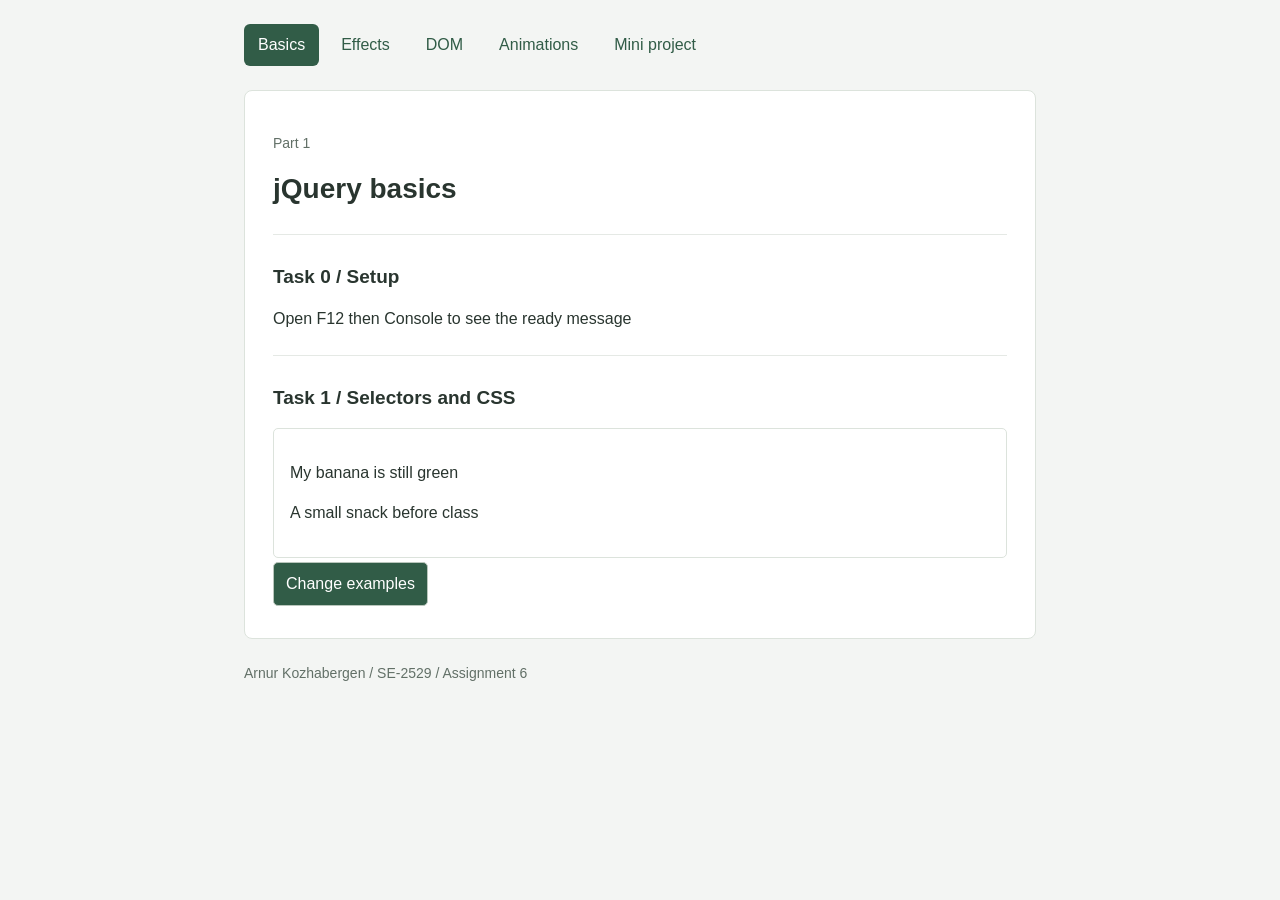
<file: index.html>
<!DOCTYPE html>
<html lang="en">
<head>
  <meta charset="UTF-8">
  <meta name="viewport" content="width=device-width, initial-scale=1.0">
  <title>jQuery basics</title>
  <link rel="stylesheet" href="style.css">
  <script src="https://code.jquery.com/jquery-3.7.1.min.js" defer></script>
  <script src="basics.js" defer></script>
</head>
<body>
  <header>
    <nav aria-label="Assignment parts">
      <a href="index.html" aria-current="page">Basics</a>
      <a href="effects.html">Effects</a>
      <a href="dom.html">DOM</a>
      <a href="animations.html">Animations</a>
      <a href="accordion.html">Mini project</a>
    </nav>
  </header>
  <main>
    <p class="part">Part 1</p>
    <h1>jQuery basics</h1>
    <section>
      <h2>Task 0 / Setup</h2>
      <p>Open F12 then Console to see the ready message</p>
    </section>
    <section>
      <h2>Task 1 / Selectors and CSS</h2>
      <article>
        <p id="id-text">My banana is still green</p>
        <p class="class-text">A small snack before class</p>
      </article>
      <button id="change-examples">Change examples</button>
    </section>
  </main>
  <footer>Arnur Kozhabergen / SE-2529 / Assignment 6</footer>
</body>
</html>
</file>
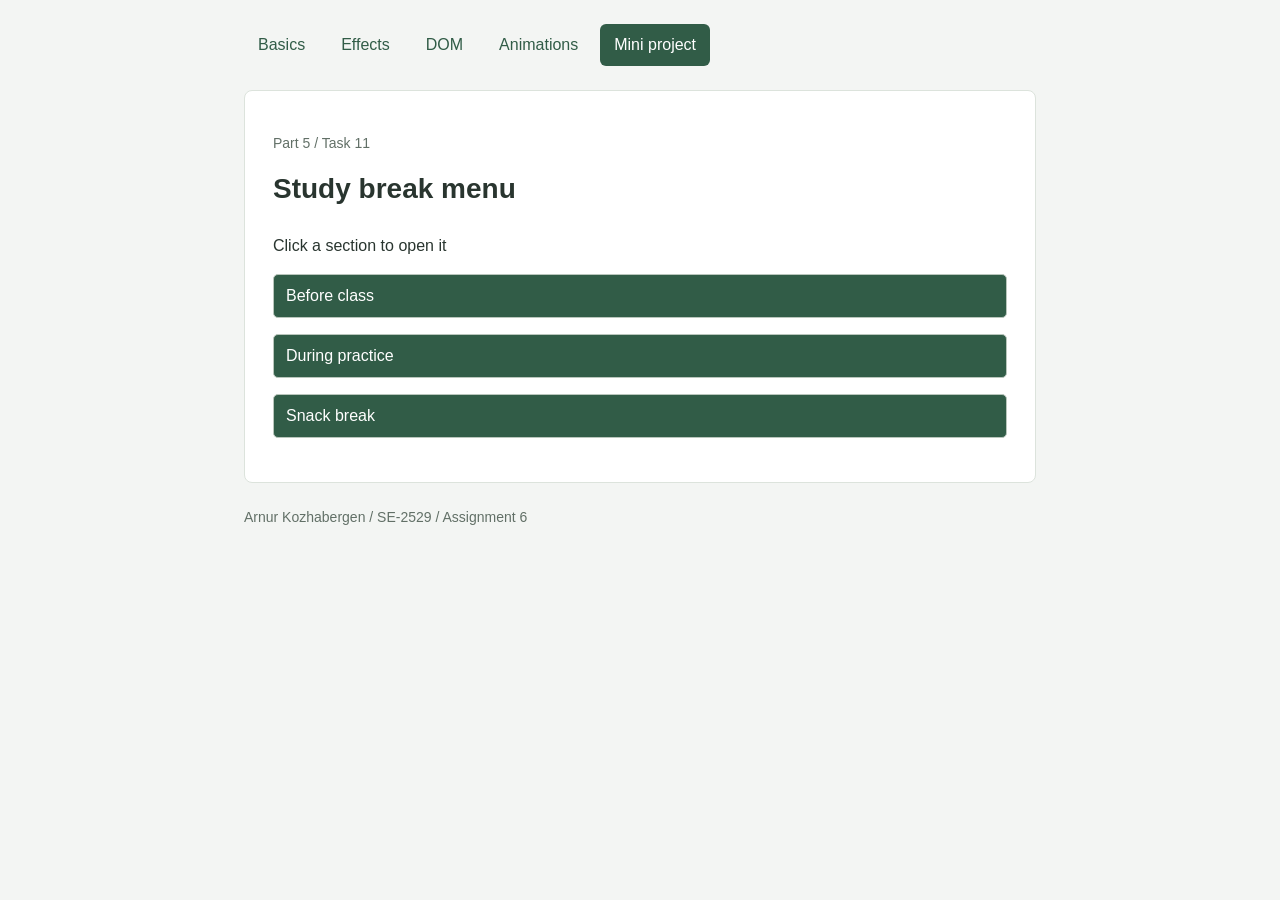
<file: accordion.html>
<!DOCTYPE html>
<html lang="en">
<head>
  <meta charset="UTF-8">
  <meta name="viewport" content="width=device-width, initial-scale=1.0">
  <title>Study break menu</title>
  <link rel="stylesheet" href="style.css">
  <script src="https://code.jquery.com/jquery-3.7.1.min.js" defer></script>
  <script src="accordion.js" defer></script>
</head>
<body>
  <header>
    <nav aria-label="Assignment parts">
      <a href="index.html">Basics</a>
      <a href="effects.html">Effects</a>
      <a href="dom.html">DOM</a>
      <a href="animations.html">Animations</a>
      <a href="accordion.html" aria-current="page">Mini project</a>
    </nav>
  </header>
  <main>
    <p class="part">Part 5 / Task 11</p>
    <h1>Study break menu</h1>
    <p>Click a section to open it</p>
    <div class="accordion-item">
      <button id="before-title" class="accordion-title" aria-expanded="false" aria-controls="before-panel">Before class</button>
      <div id="before-panel" class="accordion-content panel" role="region" aria-labelledby="before-title">
        <p>Open the lecture and check which task is next</p>
      </div>
    </div>
    <div class="accordion-item">
      <button id="practice-title" class="accordion-title" aria-expanded="false" aria-controls="practice-panel">During practice</button>
      <div id="practice-panel" class="accordion-content panel" role="region" aria-labelledby="practice-title">
        <p>Try one small example before changing the whole page</p>
      </div>
    </div>
    <div class="accordion-item">
      <button id="break-title" class="accordion-title" aria-expanded="false" aria-controls="break-panel">Snack break</button>
      <div id="break-panel" class="accordion-content panel" role="region" aria-labelledby="break-title">
        <p>The banana can wait until the last bracket is closed</p>
      </div>
    </div>
  </main>
  <footer>Arnur Kozhabergen / SE-2529 / Assignment 6</footer>
</body>
</html>
</file>
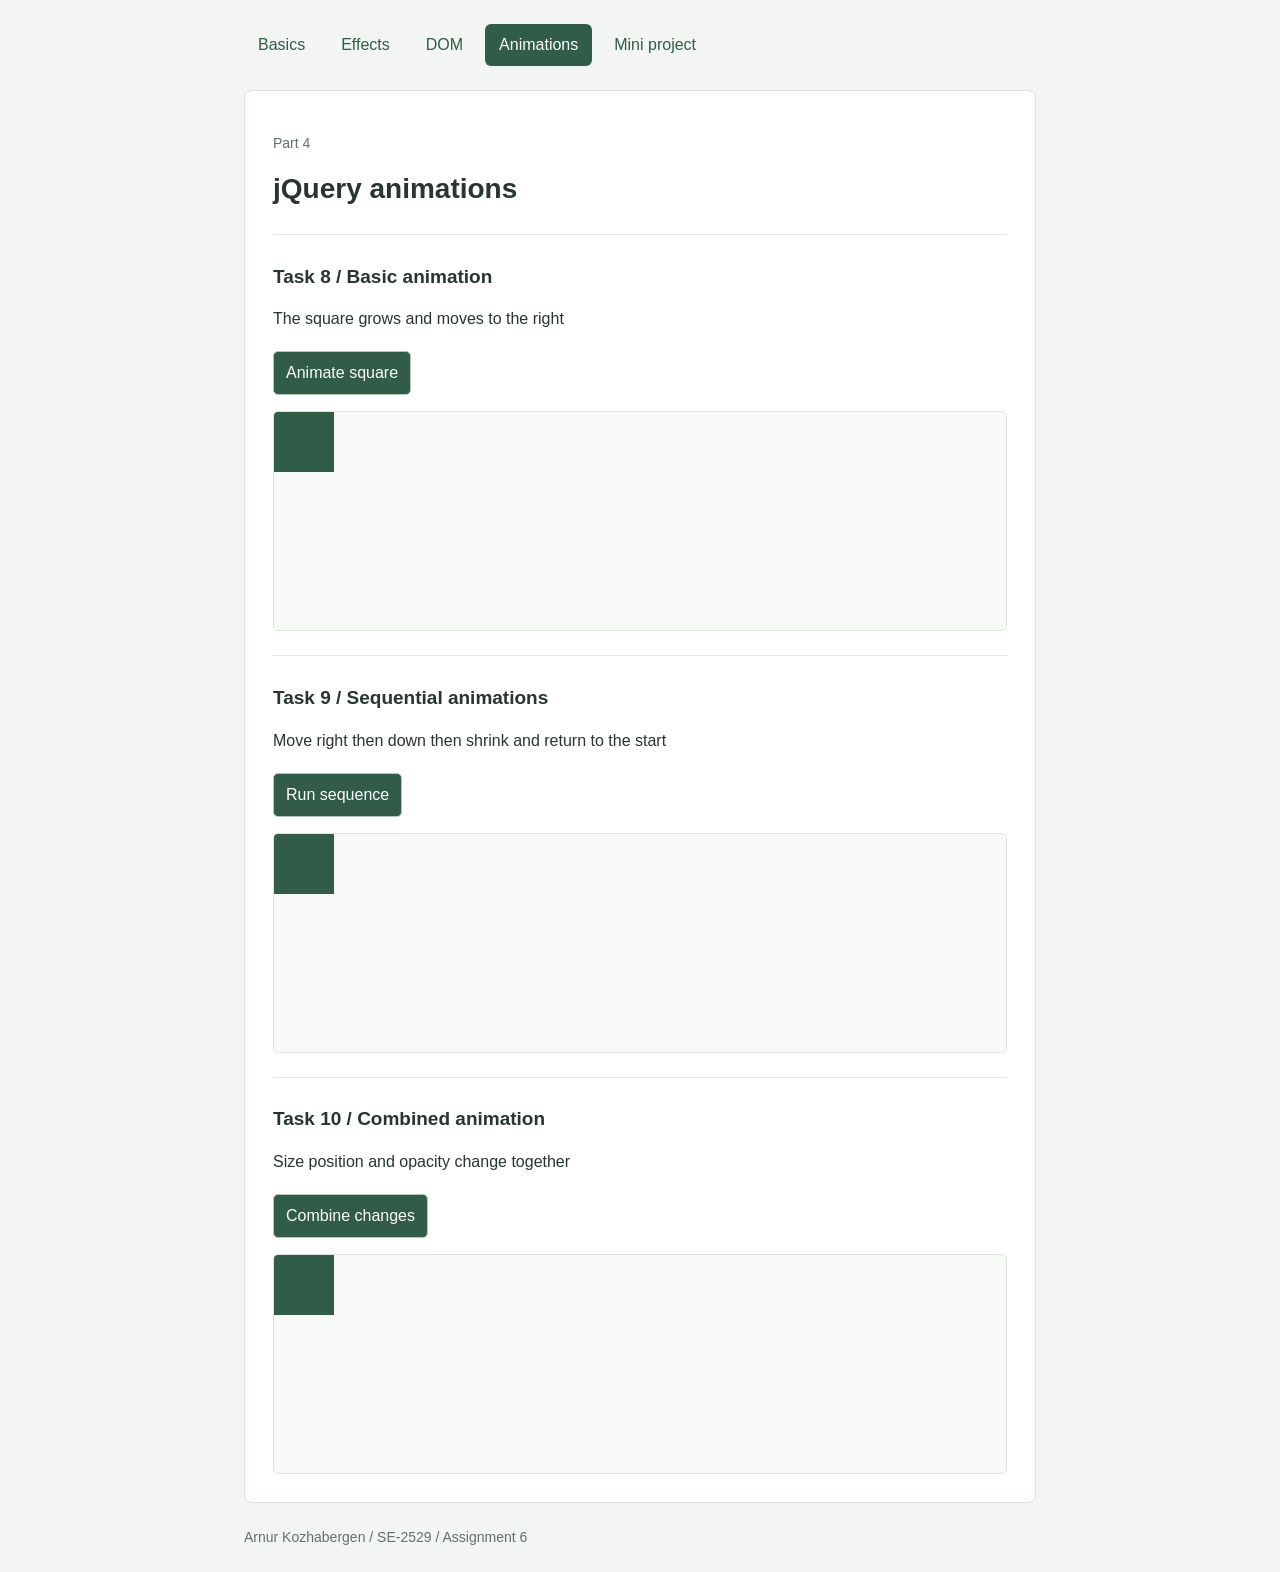
<file: animations.html>
<!DOCTYPE html>
<html lang="en">
<head>
  <meta charset="UTF-8">
  <meta name="viewport" content="width=device-width, initial-scale=1.0">
  <title>jQuery animations</title>
  <link rel="stylesheet" href="style.css">
  <script src="https://code.jquery.com/jquery-3.7.1.min.js" defer></script>
  <script src="animations.js" defer></script>
</head>
<body>
  <header>
    <nav aria-label="Assignment parts">
      <a href="index.html">Basics</a>
      <a href="effects.html">Effects</a>
      <a href="dom.html">DOM</a>
      <a href="animations.html" aria-current="page">Animations</a>
      <a href="accordion.html">Mini project</a>
    </nav>
  </header>
  <main>
    <p class="part">Part 4</p>
    <h1>jQuery animations</h1>
    <section>
      <h2>Task 8 / Basic animation</h2>
      <p>The square grows and moves to the right</p>
      <button id="animate-basic">Animate square</button>
      <div class="stage">
        <div id="basic-box" class="square"></div>
      </div>
    </section>
    <section>
      <h2>Task 9 / Sequential animations</h2>
      <p>Move right then down then shrink and return to the start</p>
      <button id="animate-sequence">Run sequence</button>
      <div class="stage">
        <div id="sequence-box" class="square"></div>
      </div>
    </section>
    <section>
      <h2>Task 10 / Combined animation</h2>
      <p>Size position and opacity change together</p>
      <button id="animate-combined">Combine changes</button>
      <div class="stage">
        <div id="combined-box" class="square"></div>
      </div>
    </section>
  </main>
  <footer>Arnur Kozhabergen / SE-2529 / Assignment 6</footer>
</body>
</html>
</file>
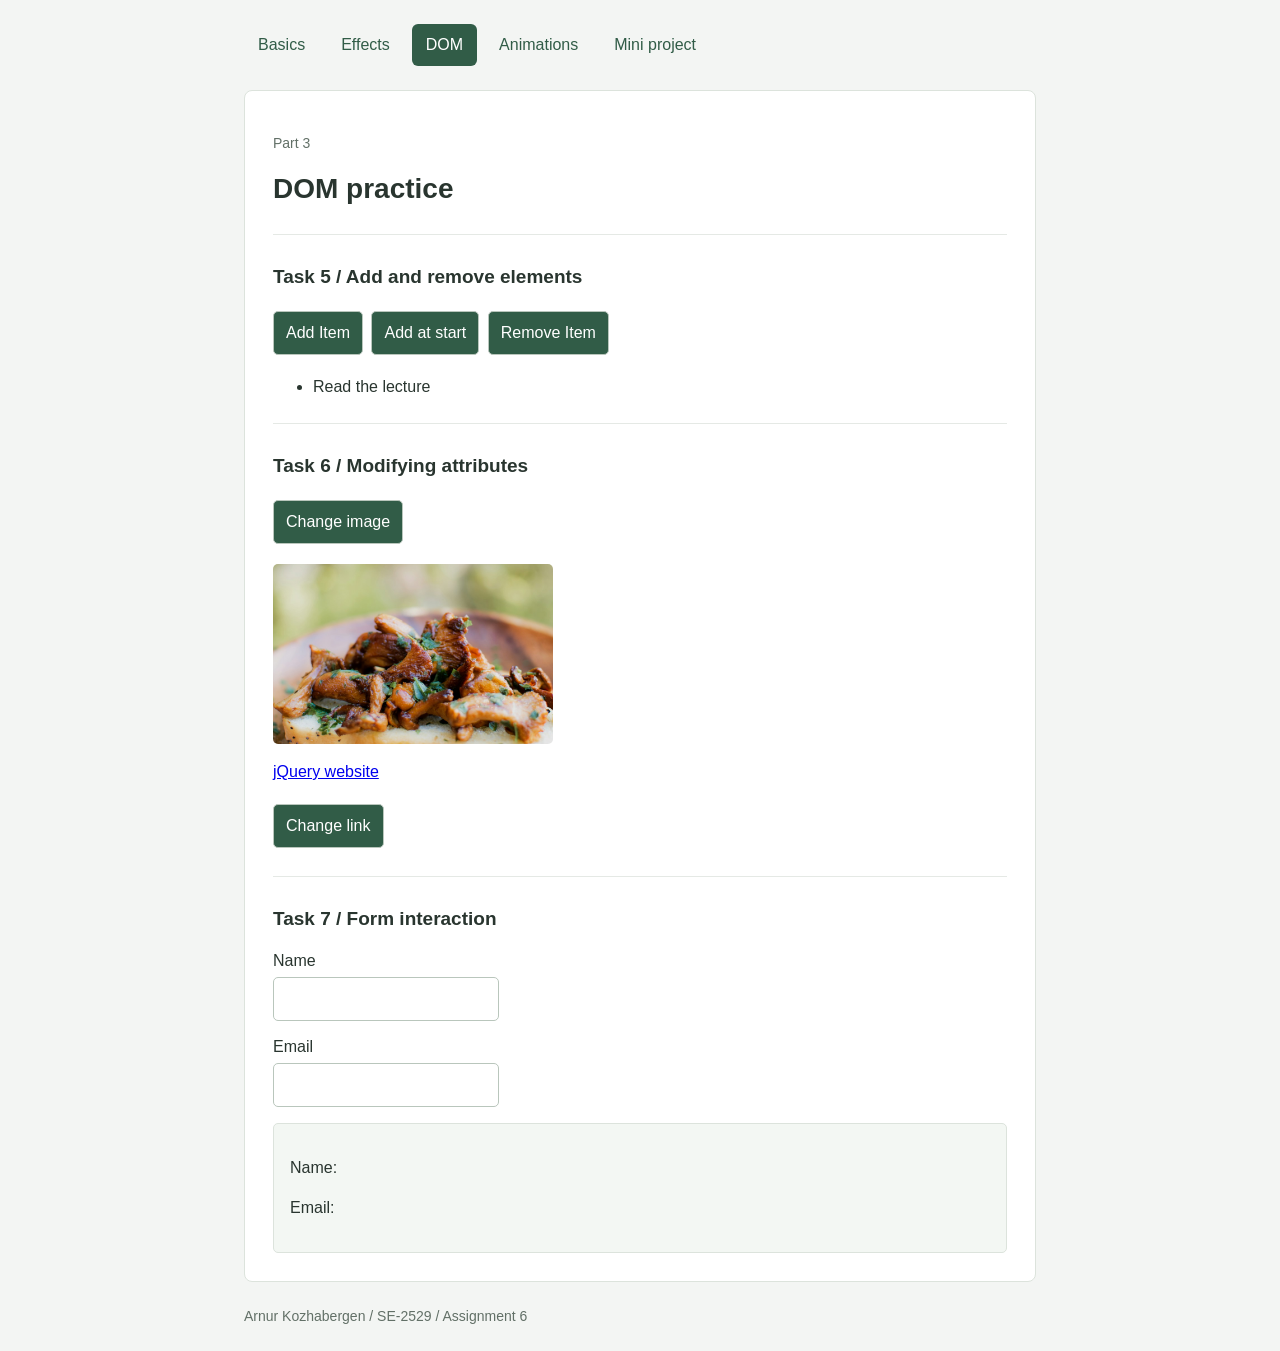
<file: dom.html>
<!DOCTYPE html>
<html lang="en">
<head>
  <meta charset="UTF-8">
  <meta name="viewport" content="width=device-width, initial-scale=1.0">
  <title>jQuery DOM practice</title>
  <link rel="stylesheet" href="style.css">
  <script src="https://code.jquery.com/jquery-3.7.1.min.js" defer></script>
  <script src="dom.js" defer></script>
</head>
<body>
  <header>
    <nav aria-label="Assignment parts">
      <a href="index.html">Basics</a>
      <a href="effects.html">Effects</a>
      <a href="dom.html" aria-current="page">DOM</a>
      <a href="animations.html">Animations</a>
      <a href="accordion.html">Mini project</a>
    </nav>
  </header>
  <main>
    <p class="part">Part 3</p>
    <h1>DOM practice</h1>
    <section>
      <h2>Task 5 / Add and remove elements</h2>
      <button id="add-item">Add Item</button>
      <button id="prepend-item">Add at start</button>
      <button id="remove-item">Remove Item</button>
      <ul id="items">
        <li>Read the lecture</li>
      </ul>
    </section>
    <section>
      <h2>Task 6 / Modifying attributes</h2>
      <button id="change-image">Change image</button>
      <img id="meal-photo" class="demo-photo" src="images/toast.jpg" alt="Mushroom toast">
      <p><a id="study-link" href="https://jquery.com/">jQuery website</a></p>
      <button id="change-link">Change link</button>
    </section>
    <section>
      <h2>Task 7 / Form interaction</h2>
      <form id="preview-form">
        <label for="name">Name</label>
        <input id="name" name="name" type="text" autocomplete="name">
        <label for="email">Email</label>
        <input id="email" name="email" type="email" autocomplete="email">
      </form>
      <div class="panel" aria-live="polite">
        <p>Name: <span id="name-preview"></span></p>
        <p>Email: <span id="email-preview"></span></p>
      </div>
    </section>
  </main>
  <footer>Arnur Kozhabergen / SE-2529 / Assignment 6</footer>
</body>
</html>
</file>
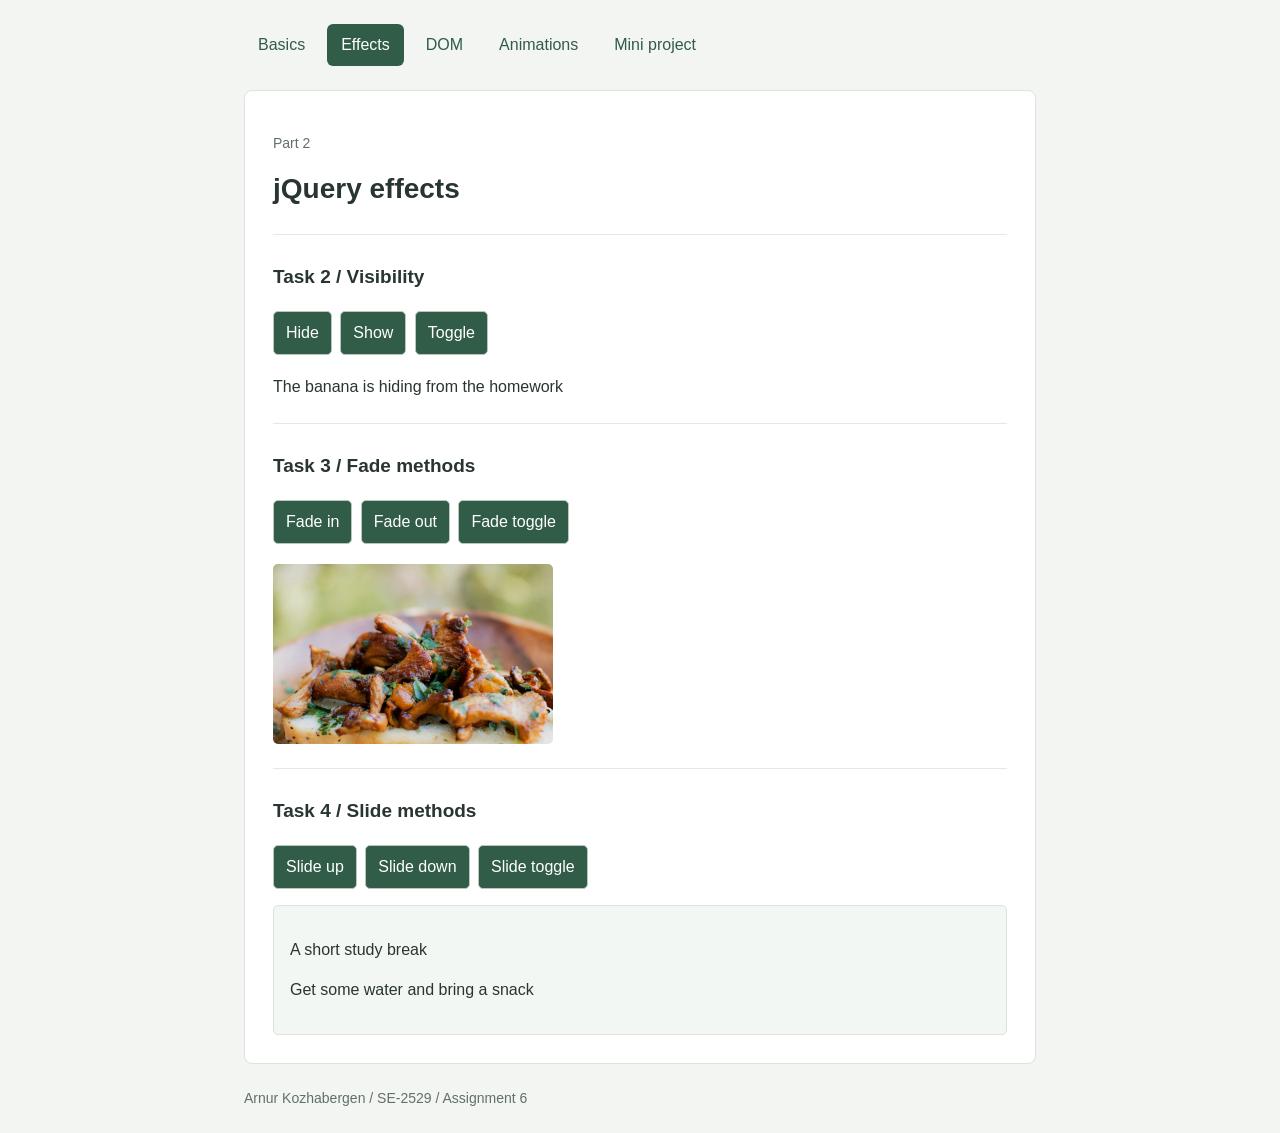
<file: effects.html>
<!DOCTYPE html>
<html lang="en">
<head>
  <meta charset="UTF-8">
  <meta name="viewport" content="width=device-width, initial-scale=1.0">
  <title>jQuery effects</title>
  <link rel="stylesheet" href="style.css">
  <script src="https://code.jquery.com/jquery-3.7.1.min.js" defer></script>
  <script src="effects.js" defer></script>
</head>
<body>
  <header>
    <nav aria-label="Assignment parts">
      <a href="index.html">Basics</a>
      <a href="effects.html" aria-current="page">Effects</a>
      <a href="dom.html">DOM</a>
      <a href="animations.html">Animations</a>
      <a href="accordion.html">Mini project</a>
    </nav>
  </header>
  <main>
    <p class="part">Part 2</p>
    <h1>jQuery effects</h1>
    <section>
      <h2>Task 2 / Visibility</h2>
      <button id="hide-text">Hide</button>
      <button id="show-text">Show</button>
      <button id="toggle-text">Toggle</button>
      <p id="visibility-text">The banana is hiding from the homework</p>
    </section>
    <section>
      <h2>Task 3 / Fade methods</h2>
      <button id="fade-in">Fade in</button>
      <button id="fade-out">Fade out</button>
      <button id="fade-toggle">Fade toggle</button>
      <img id="fade-photo" class="demo-photo" src="images/toast.jpg" alt="Mushroom toast">
    </section>
    <section>
      <h2>Task 4 / Slide methods</h2>
      <button id="slide-up">Slide up</button>
      <button id="slide-down">Slide down</button>
      <button id="slide-toggle">Slide toggle</button>
      <div id="slide-panel" class="panel">
        <p>A short study break</p>
        <p>Get some water and bring a snack</p>
      </div>
    </section>
  </main>
  <footer>Arnur Kozhabergen / SE-2529 / Assignment 6</footer>
</body>
</html>
</file>
<file: style.css>
* {
  box-sizing: border-box;
}

body {
  max-width: 840px;
  margin: auto;
  padding: 24px;
  background: #f3f5f3;
  color: #29352f;
  font: 16px/1.5 Arial, sans-serif;
}

nav {
  display: flex;
  flex-wrap: wrap;
  gap: 8px;
}

nav a {
  padding: 9px 14px;
  border-radius: 6px;
  color: #315c47;
  text-decoration: none;
}

nav a:hover {
  background: #e1e9e2;
}

nav a[aria-current] {
  background: #315c47;
  color: white;
}

main {
  margin-top: 24px;
  padding: 28px;
  border: 1px solid #dce3dc;
  border-radius: 8px;
  background: white;
}

h1 {
  margin: 8px 0 24px;
  font-size: 28px;
}

h2 {
  font-size: 19px;
}

.part, footer {
  color: #627067;
  font-size: 14px;
}

footer {
  margin-top: 24px;
}

section {
  margin-top: 24px;
  padding-top: 12px;
  border-top: 1px solid #e5e9e5;
}

button, input {
  max-width: 100%;
  padding: 9px 12px;
  margin: 4px 4px 4px 0;
  border: 1px solid #b9c6bc;
  border-radius: 5px;
  font: inherit;
}

button {
  background: #315c47;
  color: white;
  cursor: pointer;
  transition: background-color 150ms ease-out;
}

button:hover {
  background: #244535;
}

input:focus, button:focus-visible, nav a:focus-visible {
  outline: 2px solid #315c47;
  outline-offset: 2px;
}

label {
  display: block;
  margin-top: 10px;
}

article {
  padding: 16px;
  border: 1px solid #dce3dc;
  border-radius: 5px;
}

.demo-photo {
  display: block;
  width: 280px;
  max-width: 100%;
  height: 180px;
  margin: 16px 0;
  border-radius: 5px;
  object-fit: cover;
  object-position: center 75%;
}

.panel {
  margin-top: 12px;
  padding: 16px;
  border: 1px solid #dce3dc;
  border-radius: 5px;
  background: #f3f7f3;
  overflow-wrap: anywhere;
}

.stage {
  height: 220px;
  margin-top: 12px;
  border: 1px solid #dce3dc;
  border-radius: 5px;
  background: #f8faf8;
  overflow: hidden;
}

.square {
  position: relative;
  left: 0;
  top: 0;
  width: 60px;
  height: 60px;
  background: #315c47;
}

.accordion-item {
  margin: 16px 0;
}

.accordion-title {
  width: 100%;
  margin: 0;
  text-align: left;
}

.accordion-content {
  display: none;
}

@media (max-width: 480px) {
  body, main {
    padding: 16px;
  }

  nav a {
    padding: 8px 10px;
  }
}
</file>
